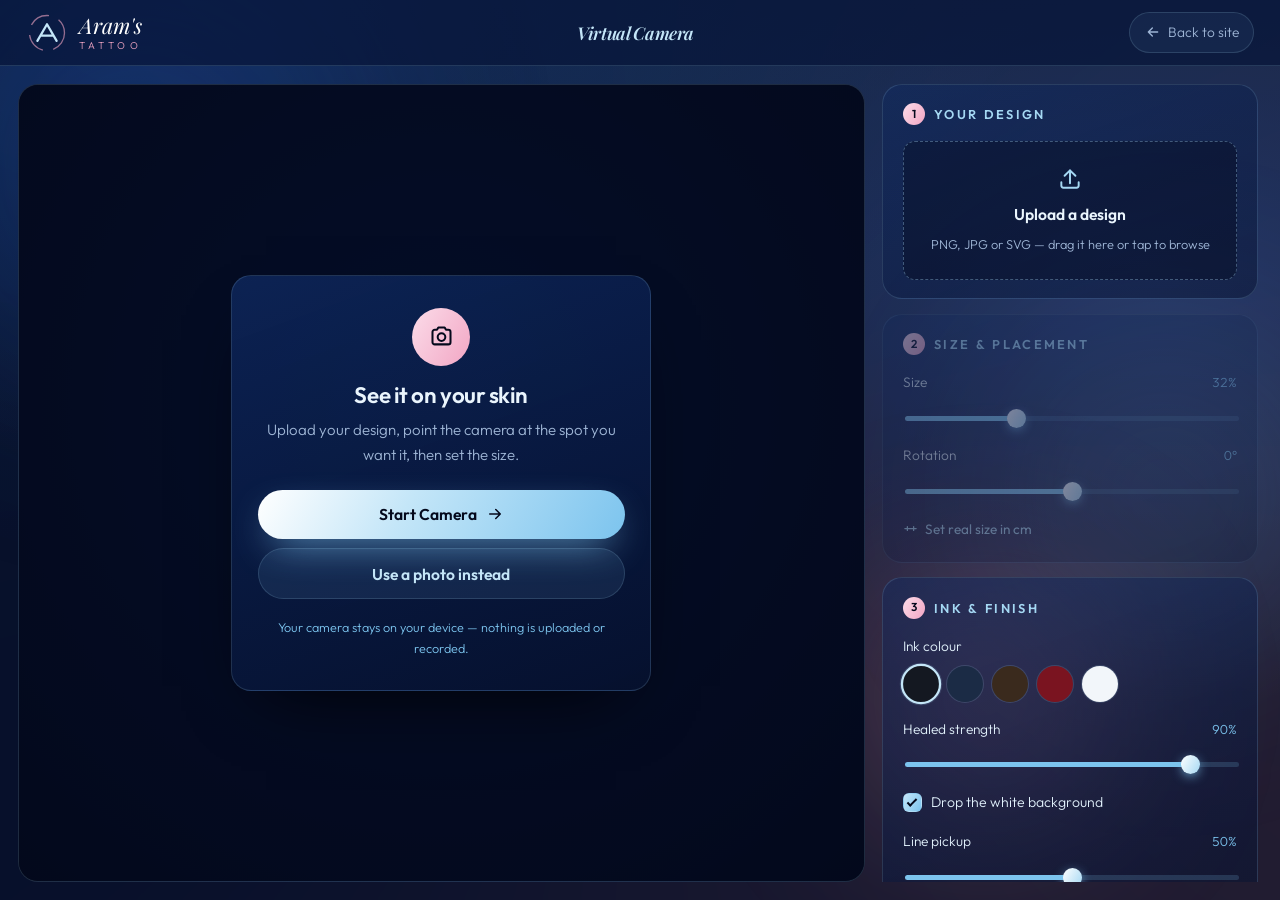
<file: camera.html>
<!DOCTYPE html>
<html lang="en">
<head>
<meta charset="UTF-8" />
<meta name="viewport" content="width=device-width, initial-scale=1, viewport-fit=cover" />
<title>Virtual Camera — Aram Tattoo</title>
<meta name="description" content="Upload your tattoo design and see it on your skin at the exact size before you book." />

<link rel="preconnect" href="https://fonts.googleapis.com">
<link rel="preconnect" href="https://fonts.gstatic.com" crossorigin>
<link href="https://fonts.googleapis.com/css2?family=Outfit:wght@200;300;400;600;800&family=Playfair+Display:ital,wght@0,600;1,600&display=swap" rel="stylesheet">

<link rel="stylesheet" href="assets/css/style.css?v=19" />
<link rel="stylesheet" href="assets/css/camera.css?v=19" />
<script>document.documentElement.classList.add('js');</script>
</head>
<body class="cam-body">

<div class="ambient" aria-hidden="true">
  <span class="blob blob--1"></span>
  <span class="blob blob--2"></span>
  <span class="blob blob--4"></span>
</div>

<!-- ── slim top bar ─────────────────────────────────────────── -->
<header class="cam-bar">
  <a href="index.html" class="brand">
    <span class="brand__mark" aria-hidden="true">
      <svg viewBox="0 0 48 48" fill="none">
        <circle class="brand__ring" cx="24" cy="24" r="20" />
        <path class="brand__stroke" d="M13 33 L24 14 L35 33 M18 27 H30" />
      </svg>
    </span>
    <span class="brand__text">
      <span class="brand__name">Aram's</span>
      <span class="brand__sub">TATTOO</span>
    </span>
  </a>

  <h1 class="cam-bar__title">Virtual Camera</h1>

  <a href="index.html" class="cam-bar__back">
    <svg viewBox="0 0 24 24" fill="none" aria-hidden="true"><path d="M19 12H5M11 6l-6 6 6 6"/></svg>
    <span>Back to site</span>
  </a>
</header>


<main class="cam-layout">

  <!-- ══ STAGE ═══════════════════════════════════════════════ -->
  <section class="stage" id="stage" aria-label="Camera preview">
    <video id="video" playsinline muted autoplay></video>
    <canvas id="canvas"></canvas>

    <!-- start / error / permission states -->
    <div class="stage__overlay" id="startPane">
      <div class="stage__card">
        <div class="stage__icon" aria-hidden="true">
          <svg viewBox="0 0 24 24" fill="none">
            <path d="M4 8a2 2 0 0 1 2-2h2l1.2-2h5.6L16 6h2a2 2 0 0 1 2 2v9a2 2 0 0 1-2 2H6a2 2 0 0 1-2-2z"/>
            <circle cx="12" cy="12.5" r="3.4"/>
          </svg>
        </div>
        <h2 id="paneTitle">See it on your skin</h2>
        <p id="paneText">Upload your design, point the camera at the spot you want it, then set the size.</p>
        <div class="stage__actions">
          <button class="btn btn--primary" id="startCam">
            <span>Start Camera</span>
            <svg viewBox="0 0 24 24" fill="none"><path d="M5 12h14M13 6l6 6-6 6"/></svg>
          </button>
          <button class="btn btn--ghost" id="usePhoto"><span>Use a photo instead</span></button>
        </div>
        <p class="stage__hint" id="paneHint">Your camera stays on your device — nothing is uploaded or recorded.</p>
      </div>
    </div>

    <!-- floating stage controls -->
    <div class="stage__tools" id="stageTools" hidden>
      <button class="tool" id="flipCam" title="Switch camera" aria-label="Switch camera">
        <svg viewBox="0 0 24 24" fill="none"><path d="M20 9a8 8 0 0 0-14-3M4 15a8 8 0 0 0 14 3"/><path d="M4 5v5h5M20 19v-5h-5"/></svg>
      </button>
      <button class="tool" id="resetBtn" title="Reset placement" aria-label="Reset placement">
        <svg viewBox="0 0 24 24" fill="none"><path d="M3 12a9 9 0 1 0 3-6.7"/><path d="M3 4v5h5"/></svg>
      </button>
      <button class="tool tool--shutter" id="shotBtn" title="Take photo" aria-label="Take photo">
        <span></span>
      </button>
    </div>

    <p class="stage__gesture" id="gestureHint" hidden>Drag to move · pinch or scroll to resize · two fingers to rotate</p>
  </section>


  <!-- ══ CONTROLS ════════════════════════════════════════════ -->
  <aside class="panel" aria-label="Design controls">

    <!-- 1 · design -->
    <div class="panel__block">
      <h2 class="panel__title"><span class="step">1</span> Your design</h2>

      <label class="drop" id="drop" for="fileInput">
        <input type="file" id="fileInput" accept="image/*" hidden />
        <svg viewBox="0 0 24 24" fill="none" aria-hidden="true"><path d="M12 16V4m-5 5 5-5 5 5"/><path d="M4 15v3a2 2 0 0 0 2 2h12a2 2 0 0 0 2-2v-3"/></svg>
        <strong>Upload a design</strong>
        <span>PNG, JPG or SVG — drag it here or tap to browse</span>
      </label>

      <div class="thumb" id="thumb" hidden>
        <img id="thumbImg" alt="Your uploaded design" />
        <div class="thumb__meta">
          <strong id="thumbName">design.png</strong>
          <span id="thumbSize">—</span>
        </div>
        <button class="thumb__clear" id="clearDesign" aria-label="Remove design">
          <svg viewBox="0 0 24 24" fill="none"><path d="M6 6l12 12M18 6L6 18"/></svg>
        </button>
      </div>
    </div>

    <!-- 2 · size -->
    <div class="panel__block" id="sizeBlock">
      <h2 class="panel__title"><span class="step">2</span> Size &amp; placement</h2>

      <div class="ctrl">
        <label for="sizeRange">Size <output id="sizeOut">—</output></label>
        <input type="range" id="sizeRange" min="4" max="90" step="0.5" value="32" />
      </div>

      <div class="ctrl">
        <label for="rotRange">Rotation <output id="rotOut">0°</output></label>
        <input type="range" id="rotRange" min="-180" max="180" step="1" value="0" />
      </div>

      <button class="link-btn" id="calibToggle" aria-expanded="false">
        <svg viewBox="0 0 24 24" fill="none"><path d="M3 12h18M7 9v6M17 9v6"/></svg>
        <span>Set real size in cm</span>
      </button>

      <div class="calib" id="calibBox" hidden>
        <p>Hold a <strong>bank card</strong> flat against the spot, then drag until the outline matches it exactly.</p>
        <div class="ctrl">
          <label for="calibRange">Card width</label>
          <input type="range" id="calibRange" min="10" max="90" step="0.5" value="34" />
        </div>
        <button class="btn btn--ghost btn--sm" id="calibDone"><span>Done — sizes now in cm</span></button>
      </div>
    </div>

    <!-- 3 · ink -->
    <div class="panel__block">
      <h2 class="panel__title"><span class="step">3</span> Ink &amp; finish</h2>

      <div class="ctrl">
        <label>Ink colour</label>
        <div class="swatches" id="swatches" role="radiogroup" aria-label="Ink colour">
          <button class="sw is-on" data-ink="#141821" style="--sw:#141821" role="radio" aria-checked="true"  aria-label="Black"></button>
          <button class="sw" data-ink="#1b2b45" style="--sw:#1b2b45" role="radio" aria-checked="false" aria-label="Blue black"></button>
          <button class="sw" data-ink="#3a2a1d" style="--sw:#3a2a1d" role="radio" aria-checked="false" aria-label="Sepia"></button>
          <button class="sw" data-ink="#7a1420" style="--sw:#7a1420" role="radio" aria-checked="false" aria-label="Deep red"></button>
          <button class="sw" data-ink="#f2f6fa" style="--sw:#f2f6fa" role="radio" aria-checked="false" aria-label="White ink"></button>
        </div>
      </div>

      <div class="ctrl">
        <label for="opacityRange">Healed strength <output id="opacityOut">90%</output></label>
        <input type="range" id="opacityRange" min="20" max="100" step="1" value="90" />
      </div>

      <label class="check">
        <input type="checkbox" id="removeBg" checked />
        <span>Drop the white background</span>
      </label>

      <div class="ctrl" id="thresholdCtrl">
        <label for="threshRange">Line pickup <output id="threshOut">50%</output></label>
        <input type="range" id="threshRange" min="5" max="95" step="1" value="50" />
      </div>
    </div>

    <!-- 4 · finish -->
    <div class="panel__block">
      <h2 class="panel__title"><span class="step">4</span> Save &amp; send</h2>
      <div class="panel__actions">
        <button class="btn btn--primary btn--wide" id="shotBtn2">
          <svg viewBox="0 0 24 24" fill="none"><path d="M4 8a2 2 0 0 1 2-2h2l1.2-2h5.6L16 6h2a2 2 0 0 1 2 2v9a2 2 0 0 1-2 2H6a2 2 0 0 1-2-2z"/><circle cx="12" cy="12.5" r="3.4"/></svg>
          <span>Take Photo</span>
        </button>
        <a class="btn btn--ghost btn--wide" href="index.html#book"><span>Book this tattoo</span></a>
      </div>
      <p class="panel__note">Save the shot and send it with your booking so I know exactly what you want.</p>
    </div>

  </aside>
</main>


<!-- ══ SNAPSHOT MODAL ═══════════════════════════════════════ -->
<div class="shot" id="shotModal" hidden>
  <div class="shot__inner" role="dialog" aria-modal="true" aria-label="Your preview">
    <img id="shotImg" alt="Your tattoo preview" />
    <div class="shot__bar">
      <a class="btn btn--primary" id="shotSave" download="arams-tattoo-preview.png">
        <svg viewBox="0 0 24 24" fill="none"><path d="M12 4v12m-5-5 5 5 5-5"/><path d="M4 20h16"/></svg>
        <span>Save</span>
      </a>
      <button class="btn btn--ghost" id="shotShare" hidden><span>Share</span></button>
      <button class="btn btn--primary" id="shotBook"><span>Send with a booking</span></button>
      <button class="btn btn--ghost" id="shotClose"><span>Back to camera</span></button>
    </div>
  </div>
</div>

<input type="file" id="photoInput" accept="image/*" hidden />

<script src="assets/js/ink.js?v=19"></script>
<script src="assets/js/camera.js?v=19"></script>
</body>
</html>
</file>
<file: assets/css/style.css>
/* ============================================================
   Aram's Tattoo — navy & baby blue
   ============================================================ */

:root{
  /* ── palette ───────────────────────────────── */
  --navy-950:#04091c;
  --navy-900:#071231;
  --navy-800:#0a1c47;
  --navy-700:#0f2a63;
  --navy-600:#163a83;

  --baby-400:#7cc4ee;
  --baby-300:#a5d8f3;
  --baby-200:#c4e6f8;
  --baby-100:#e2f2fc;

  /* used sparingly — a warm accent so the navy never reads cold */
  --pink-400:#f2a6c4;
  --pink-300:#f8c3d9;
  --pink-200:#fbdce9;

  --ink:#eaf5fd;
  --muted:#9fb6d6;

  --line:rgba(165,216,243,.16);
  --glass:rgba(8,22,58,.92);

  /* ── THE HERO BACKGROUND PHOTO ──────────
     Swap the filename to change it. assets/img/hero-placeholder.svg is
     the generated fallback if you ever want it back. */
  --hero-photo:url("../img/hero.jpg");

  --radius:20px;
  --radius-sm:12px;
  --ease:cubic-bezier(.22,.85,.3,1);
  --nav-h:76px;
}

*,*::before,*::after{box-sizing:border-box}

/* the hidden attribute must beat any display: rule we set on a component */
[hidden]{display:none !important}

html{scroll-behavior:smooth; scroll-padding-top:calc(var(--nav-h) + 12px)}

body{
  margin:0;
  font-family:"Outfit",system-ui,-apple-system,"Segoe UI",sans-serif;
  font-weight:300;
  color:var(--ink);
  background:var(--navy-950);
  line-height:1.65;
  overflow-x:hidden;
  -webkit-font-smoothing:antialiased;
}

img,svg{display:block;max-width:100%}
a{color:inherit;text-decoration:none}
ul{list-style:none;margin:0;padding:0}

h1,h2,h3,h4{font-weight:600;line-height:1.12;margin:0;letter-spacing:-.02em}
h2{font-size:clamp(2rem,5vw,3.4rem)}
h3{font-size:1.2rem}
em{font-family:"Playfair Display",serif;font-style:italic;font-weight:600;
   background:linear-gradient(100deg,var(--baby-200),var(--baby-400) 55%,#fff);
   -webkit-background-clip:text;background-clip:text;color:transparent}

.wrap{width:min(1180px,92vw);margin-inline:auto}

/* selection + focus */
::selection{background:var(--baby-400);color:var(--navy-950)}
:focus-visible{outline:2px solid var(--baby-300);outline-offset:3px;border-radius:6px}


/* ============================================================
   AMBIENT BACKGROUND
   ============================================================ */
.ambient{
  position:fixed;inset:0;z-index:0;pointer-events:none;overflow:hidden;
  /* deep navy floor so the blobs have something to glow against */
  background:
    radial-gradient(120% 90% at 15% 0%,  #0b2050 0%, transparent 55%),
    radial-gradient(110% 80% at 90% 30%, #0d2455 0%, transparent 60%),
    linear-gradient(180deg,#061029 0%, var(--navy-950) 60%);
}

/* slow hue drift over everything — keeps it alive without moving anything */
.ambient::after{
  content:"";position:absolute;inset:-20%;
  background:
    conic-gradient(from 0deg at 50% 50%,
      rgba(124,196,238,.10), rgba(242,166,196,.13),
      rgba(22,58,131,.14),  rgba(124,196,238,.10));
  filter:blur(70px);
  animation:sweep 48s linear infinite;
}
@keyframes sweep{to{transform:rotate(360deg)}}

.blob{
  position:absolute;border-radius:50%;filter:blur(90px);
  will-change:transform;
}

/* two navy masses give the depth */
.blob--1{width:46vw;height:46vw;left:-12vw;top:-10vw;opacity:.55;
  background:radial-gradient(circle,var(--navy-600),transparent 70%);
  animation:drift1 26s ease-in-out infinite}
.blob--3{width:42vw;height:42vw;left:22vw;bottom:-18vw;opacity:.5;
  background:radial-gradient(circle,var(--navy-700),transparent 70%);
  animation:drift3 38s ease-in-out infinite}

/* baby blue carries the brand */
.blob--2{width:38vw;height:38vw;right:-10vw;top:28vh;opacity:.5;
  background:radial-gradient(circle,rgba(124,196,238,.45),transparent 70%);
  animation:drift2 32s ease-in-out infinite}
.blob--5{width:30vw;height:30vw;left:38vw;top:8vh;opacity:.3;
  background:radial-gradient(circle,rgba(165,216,243,.4),transparent 70%);
  animation:drift5 44s ease-in-out infinite}

/* pink stays small and low-opacity — a blush, not a colour scheme */
.blob--4{width:26vw;height:26vw;right:10vw;bottom:4vh;opacity:.55;
  background:radial-gradient(circle,rgba(242,166,196,.85),transparent 70%);
  animation:drift4 34s ease-in-out infinite}
.blob--6{width:18vw;height:18vw;left:4vw;top:40vh;opacity:.4;
  background:radial-gradient(circle,rgba(248,195,217,.75),transparent 68%);
  animation:drift6 40s ease-in-out infinite}

/* Each path is a different shape and length, so they never fall into
   step with one another and the motion keeps looking organic. */
@keyframes drift1{
  33%{transform:translate3d(8vw,6vh,0)   scale(1.14)}
  66%{transform:translate3d(3vw,12vh,0)  scale(.95)}
}
@keyframes drift2{
  30%{transform:translate3d(-10vw,-5vh,0) scale(.88)}
  70%{transform:translate3d(-4vw,8vh,0)   scale(1.1)}
}
@keyframes drift3{
  40%{transform:translate3d(7vw,-8vh,0)   scale(1.12)}
  75%{transform:translate3d(-5vw,-3vh,0)  scale(.92)}
}
@keyframes drift4{
  35%{transform:translate3d(-7vw,-9vh,0)  scale(1.2)}
  70%{transform:translate3d(4vw,-4vh,0)   scale(.9)}
}
@keyframes drift5{
  50%{transform:translate3d(-6vw,10vh,0)  scale(1.15)}
}
@keyframes drift6{
  45%{transform:translate3d(9vw,-7vh,0)   scale(1.25)}
  80%{transform:translate3d(2vw,5vh,0)    scale(.85)}
}

.cursor-glow{
  position:fixed;top:0;left:0;width:420px;height:420px;z-index:1;
  margin:-210px 0 0 -210px;border-radius:50%;pointer-events:none;
  background:radial-gradient(circle,rgba(124,196,238,.12),transparent 65%);
  opacity:0;transition:opacity .4s;will-change:transform;
}

.scroll-progress{position:fixed;top:0;left:0;right:0;height:3px;z-index:120;pointer-events:none}
.scroll-progress span{
  display:block;height:100%;width:0;
  background:linear-gradient(90deg,var(--baby-400),var(--baby-200),#fff);
  box-shadow:0 0 14px var(--baby-400);
}


/* ============================================================
   NAVBAR
   ============================================================ */
.nav{
  position:fixed;top:0;left:0;right:0;z-index:100;
  height:var(--nav-h);display:flex;align-items:center;
  transition:height .35s var(--ease),background .35s,border-color .35s,box-shadow .35s;
  border-bottom:1px solid transparent;
}
.nav.is-stuck{
  --nav-h:64px;
  background:var(--glass);
  border-bottom-color:var(--line);
  box-shadow:0 10px 40px -20px #000;
}
/* frosted glass only where the browser can do it cheaply; the solid
   --glass fallback above already reads correctly on its own. */
@supports (backdrop-filter:blur(1px)) or (-webkit-backdrop-filter:blur(1px)){
  .nav.is-stuck{
    background:rgba(8,22,58,.72);
    backdrop-filter:blur(16px) saturate(150%);
    -webkit-backdrop-filter:blur(16px) saturate(150%);
  }
}
.nav__inner{
  width:min(1180px,92vw);margin-inline:auto;
  display:flex;align-items:center;gap:1.5rem;
}

/* ── brand ── */
.brand{display:flex;align-items:center;gap:.7rem;margin-right:auto}
.brand__mark{
  width:42px;height:42px;flex:none;color:var(--baby-300);
  transition:transform .5s var(--ease);
}
.brand:hover .brand__mark{transform:rotate(-12deg) scale(1.08)}
.brand__mark svg{width:100%;height:100%}
/* the navbar runs on baby pink; the rest of the site stays baby blue */
.brand__ring{
  stroke:var(--pink-400);stroke-width:1.5;opacity:.6;
  stroke-dasharray:24 12;transform-origin:center;
  animation:spin 14s linear infinite;
}
.brand__stroke{stroke:var(--baby-200);stroke-width:2.6;stroke-linecap:round;stroke-linejoin:round}
@keyframes spin{to{transform:rotate(360deg)}}

.brand__text{display:flex;flex-direction:column;line-height:1}
.brand__name{font-family:"Playfair Display",serif;font-style:italic;font-size:1.35rem;color:#fff}
.brand__sub{font-size:.62rem;letter-spacing:.42em;color:var(--pink-400);margin-top:.28rem}

/* ── links ── */
.nav__links{display:flex;align-items:center;gap:.35rem}
.nav__link{
  position:relative;padding:.55rem .85rem;font-size:.92rem;color:var(--muted);
  border-radius:999px;transition:color .3s;white-space:nowrap;
}
.nav__link span{position:relative;z-index:2}
.nav__link::before{                       /* pill that grows in */
  content:"";position:absolute;inset:0;border-radius:999px;
  background:rgba(242,166,196,.14);
  transform:scale(.7);opacity:0;transition:all .35s var(--ease);
}
.nav__link::after{                        /* underline dash */
  content:"";position:absolute;left:50%;bottom:.28rem;height:2px;width:0;
  border-radius:2px;background:var(--pink-300);
  transform:translateX(-50%);transition:width .35s var(--ease);
}
.nav__link:hover{color:#fff}
.nav__link:hover::before{transform:scale(1);opacity:1}
.nav__link:hover::after,
.nav__link.is-active::after{width:18px}
.nav__link.is-active{color:var(--pink-200)}

/* ── cta ── */
.nav__cta{
  display:inline-flex;align-items:center;gap:.45rem;
  padding:.62rem 1.15rem;border-radius:999px;font-size:.88rem;font-weight:600;
  color:var(--navy-950);
  background:linear-gradient(120deg,var(--pink-200),var(--pink-400));
  box-shadow:0 8px 26px -10px var(--pink-400);
  transition:transform .3s var(--ease),box-shadow .3s;
  position:relative;overflow:hidden;
}
.nav__cta svg{width:16px;height:16px;stroke:currentColor;stroke-width:2.2;stroke-linecap:round;stroke-linejoin:round;transition:transform .3s}
.nav__cta:hover{transform:translateY(-2px);box-shadow:0 14px 32px -10px var(--pink-400)}
.nav__cta:hover svg{transform:translateX(3px)}
.nav__cta::after{                          /* shine sweep */
  content:"";position:absolute;top:0;left:-70%;width:45%;height:100%;
  background:linear-gradient(100deg,transparent,rgba(255,255,255,.6),transparent);
  transform:skewX(-20deg);animation:shine 4.5s ease-in-out infinite;
}
@keyframes shine{0%,72%{left:-70%}100%{left:130%}}
.nav__cta--mobile{display:none}

/* ── burger ── */
.burger{
  display:none;width:44px;height:44px;flex:none;padding:0;
  background:rgba(124,196,238,.1);border:1px solid var(--line);
  border-radius:12px;cursor:pointer;position:relative;
}
.burger span{
  position:absolute;left:12px;width:20px;height:2px;border-radius:2px;
  background:var(--pink-200);transition:all .35s var(--ease);
}
.burger span:nth-child(1){top:15px}
.burger span:nth-child(2){top:21px}
.burger span:nth-child(3){top:27px}
.burger.is-open span:nth-child(1){top:21px;transform:rotate(45deg)}
.burger.is-open span:nth-child(2){opacity:0;transform:translateX(-12px)}
.burger.is-open span:nth-child(3){top:21px;transform:rotate(-45deg)}

.nav-scrim{
  position:fixed;inset:0;z-index:98;background:rgba(4,9,28,.72);
  opacity:0;transition:opacity .35s;
}
.nav-scrim.is-shown{opacity:1}


/* ============================================================
   BUTTONS
   ============================================================ */
.btn{
  display:inline-flex;align-items:center;justify-content:center;gap:.55rem;
  padding:.9rem 1.6rem;border-radius:999px;border:0;cursor:pointer;
  font-family:inherit;font-size:.98rem;font-weight:600;
  transition:transform .3s var(--ease),box-shadow .3s,background .3s,color .3s;
  position:relative;overflow:hidden;
}
.btn svg{width:18px;height:18px;stroke:currentColor;stroke-width:2.1;
  stroke-linecap:round;stroke-linejoin:round;fill:none;transition:transform .3s}
.btn:hover{transform:translateY(-3px)}
.btn:hover svg{transform:translateX(3px)}
.btn:active{transform:translateY(-1px)}

.btn--primary{
  color:var(--navy-950);
  background:linear-gradient(120deg,#fff,var(--baby-200) 40%,var(--baby-400));
  box-shadow:0 14px 38px -14px var(--baby-400);
}
.btn--primary:hover{box-shadow:0 20px 46px -14px var(--baby-400)}

.btn--ghost{
  color:var(--baby-200);background:rgba(124,196,238,.1);
  border:1px solid var(--line);
}
.btn--ghost:hover{background:rgba(124,196,238,.15);color:#fff;border-color:var(--baby-400)}
.btn--ghost svg{transform:none}
.btn--wide{width:100%;max-width:340px}


/* ============================================================
   HERO
   ============================================================ */
.hero{
  position:relative;z-index:2;min-height:100svh;
  display:flex;align-items:center;
  padding:calc(var(--nav-h) + 3rem) 0 5rem;
  overflow:hidden;
}
/* Semi-transparent on purpose: the animated ambient layer sits behind the
   hero, and at full opacity this hid it completely — so the first screen
   of the site showed none of the movement. */
.hero__bg{
  position:absolute;inset:-8% 0 0;z-index:-2;
  background:var(--hero-photo) center 30%/cover no-repeat;
  opacity:.78;
  filter:saturate(.95) contrast(1.02);
  transform:scale(1.06);will-change:transform;
  animation:kenburns 24s ease-in-out infinite alternate;
}
@keyframes kenburns{to{transform:scale(1.16) translate3d(-1.5%,-1.5%,0)}}

/* The moving version of the same shot, sitting exactly over the still.
   It fades in once it can actually play, so a slow connection shows the
   poster rather than a black rectangle. */
.hero__video{
  position:absolute;inset:-8% 0 0;z-index:-2;
  width:100%;height:108%;
  object-fit:cover;object-position:center 30%;
  opacity:0;transition:opacity 1.2s ease;
  filter:saturate(.95) contrast(1.02);
  pointer-events:none;
}
.hero__video.is-playing{opacity:.82}

/* Nobody who asked for less motion gets a looping video. */
@media (prefers-reduced-motion:reduce){
  .hero__video{display:none}
}

/* Darkening is now weighted to the left, behind the headline, so the text
   keeps its contrast while the right side stays open for the colour. */
.hero__veil{
  position:absolute;inset:0;z-index:-1;
  background:
    radial-gradient(75% 65% at 12% 45%,rgba(4,9,28,.92),transparent 70%),
    linear-gradient(90deg,rgba(4,9,28,.9) 0%,rgba(7,18,49,.5) 42%,transparent 78%),
    linear-gradient(0deg,var(--navy-950) 1%,transparent 38%);
}
.hero__particles{position:absolute;inset:0;z-index:0;pointer-events:none}

.hero__needle{
  position:absolute;right:5vw;top:50%;transform:translateY(-50%);
  width:min(420px,38vw);opacity:.5;z-index:0;pointer-events:none;
}
.hero__needle path{stroke:var(--baby-300);stroke-width:2;stroke-linecap:round;stroke-linejoin:round;fill:none}
.hero__needle .pulse-dot{fill:var(--baby-200);animation:pulseDot 2.4s ease-in-out infinite}
@keyframes pulseDot{0%,100%{opacity:.3;r:4}50%{opacity:1;r:7}}

.draw{stroke-dasharray:600;stroke-dashoffset:600;animation:drawIn 3.2s var(--ease) forwards}
.draw--2{animation-delay:2.4s}
.draw--slow{animation:drawIn 4s var(--ease) infinite alternate}
@keyframes drawIn{to{stroke-dashoffset:0}}

.hero__content{position:relative;z-index:2;width:min(1180px,92vw);margin-inline:auto;max-width:none}
.hero__content>*{max-width:660px}

.hero__eyebrow{
  display:inline-flex;align-items:center;gap:.6rem;margin:0 0 1.4rem;
  padding:.45rem 1rem;border-radius:999px;font-size:.82rem;letter-spacing:.06em;
  color:var(--baby-200);background:rgba(124,196,238,.1);
  border:1px solid var(--line);
}
.hero__eyebrow .dot{
  width:8px;height:8px;border-radius:50%;background:#61e3a1;
  box-shadow:0 0 0 0 rgba(97,227,161,.6);animation:ping 2s ease-out infinite;
}
@keyframes ping{70%{box-shadow:0 0 0 10px rgba(97,227,161,0)}100%{box-shadow:0 0 0 0 rgba(97,227,161,0)}}

.hero__title{font-size:clamp(2.9rem,8.5vw,6.4rem);font-weight:200;margin:0 0 1.3rem}
.hero__title .line{display:block}
.hero__title em{font-weight:600}

.hero__lede{font-size:clamp(1rem,2.1vw,1.18rem);color:var(--muted);margin:0 0 2.2rem}

.hero__actions{display:flex;flex-wrap:wrap;gap:.9rem;margin-bottom:3rem}

.hero__stats{display:flex;flex-wrap:wrap;gap:2.6rem}
.hero__stats li{display:flex;flex-direction:column}
.hero__stats strong{
  font-size:2rem;font-weight:600;
  background:linear-gradient(120deg,#fff,var(--baby-300));
  -webkit-background-clip:text;background-clip:text;color:transparent;
}
.hero__stats span{font-size:.82rem;letter-spacing:.14em;text-transform:uppercase;color:var(--muted)}

.hero__scroll{
  position:absolute;left:50%;bottom:1.8rem;transform:translateX(-50%);z-index:3;
  display:flex;flex-direction:column;align-items:center;gap:.5rem;
  color:var(--muted);font-size:.68rem;letter-spacing:.3em;text-transform:uppercase;
  animation:bob 2.6s ease-in-out infinite;transition:color .3s;
}
.hero__scroll:hover{color:var(--baby-200)}
@keyframes bob{50%{transform:translate(-50%,10px)}}
.mouse{width:24px;height:38px;border:1.6px solid currentColor;border-radius:14px;
  display:flex;justify-content:center;padding-top:6px}
.wheel{width:3px;height:7px;border-radius:2px;background:currentColor;animation:wheel 1.8s ease-in-out infinite}
@keyframes wheel{50%{transform:translateY(10px);opacity:.2}}


/* ============================================================
   MARQUEE
   ============================================================ */
.marquee{
  position:relative;z-index:2;overflow:hidden;
  padding:1.1rem 0;
  border-block:1px solid var(--line);
  background:linear-gradient(90deg,var(--navy-900),var(--navy-800),var(--navy-900));
}
.marquee__track{display:flex;width:max-content;animation:slide 34s linear infinite}
.marquee__track span{
  padding-right:2.5rem;white-space:nowrap;
  font-family:"Playfair Display",serif;font-style:italic;
  font-size:clamp(1.1rem,3vw,1.7rem);color:var(--baby-300);opacity:.8;
}
@keyframes slide{to{transform:translateX(-50%)}}
.marquee:hover .marquee__track{animation-play-state:paused}


/* ============================================================
   SECTIONS
   ============================================================ */
.section{position:relative;z-index:2;padding:clamp(4.5rem,10vw,8rem) 0}
.section--alt{background:linear-gradient(180deg,transparent,rgba(10,28,71,.5),transparent)}

.section__head{max-width:640px;margin:0 auto clamp(2.5rem,5vw,4rem);text-align:center}
.section__head p{color:var(--muted);margin:.9rem 0 0}
.tag{
  display:inline-block;margin-bottom:1rem;padding:.35rem .9rem;border-radius:999px;
  font-size:.72rem;letter-spacing:.24em;text-transform:uppercase;
  color:var(--baby-300);background:rgba(124,196,238,.1);border:1px solid var(--line);
}
.section__more{text-align:center;margin-top:3rem;display:flex;justify-content:center}

/* ── cards ── */
.cards{display:grid;gap:1.3rem;grid-template-columns:repeat(auto-fit,minmax(230px,1fr))}
.card{
  position:relative;padding:2rem 1.7rem;border-radius:var(--radius);
  background:linear-gradient(160deg,rgba(15,42,99,.55),rgba(7,18,49,.5));
  border:1px solid var(--line);overflow:hidden;
  transition:transform .45s var(--ease),border-color .45s,box-shadow .45s;
}
.card::before{                            /* glow follows hover */
  content:"";position:absolute;inset:0;opacity:0;transition:opacity .45s;
  background:radial-gradient(60% 60% at 50% 0%,rgba(124,196,238,.18),transparent 70%);
}
.card:hover{transform:translateY(-8px);border-color:rgba(124,196,238,.45);
  box-shadow:0 26px 60px -30px var(--baby-400)}
.card:hover::before{opacity:1}
.card>*{position:relative}

.card__icon{
  width:52px;height:52px;margin-bottom:1.3rem;border-radius:15px;
  display:grid;place-items:center;color:var(--pink-300);
  background:rgba(242,166,196,.12);border:1px solid var(--line);
  transition:transform .45s var(--ease),background .45s;
}
.card:hover .card__icon{transform:rotate(-8deg) scale(1.1);background:rgba(242,166,196,.22)}
.card__icon svg{width:25px;height:25px;stroke:currentColor;stroke-width:1.7;
  stroke-linecap:round;stroke-linejoin:round;fill:none}
.card p{color:var(--muted);font-size:.94rem;margin:.6rem 0 1.2rem}
.card__meta{font-size:.78rem;letter-spacing:.16em;text-transform:uppercase;color:var(--baby-400)}


/* ============================================================
   SPLIT / VIRTUAL CAMERA
   ============================================================ */
.split{display:grid;gap:clamp(2.5rem,6vw,5rem);grid-template-columns:1fr 1fr;align-items:center}
.split__text h2{margin-bottom:1rem}
.split__text>p{color:var(--muted);margin:0 0 1.6rem}

.ticks{display:grid;gap:.7rem;margin-bottom:2rem}
.ticks li{position:relative;padding-left:1.9rem;color:var(--baby-100);font-size:.96rem}
.ticks li::before{
  content:"";position:absolute;left:0;top:.42em;width:16px;height:9px;
  border-left:2px solid var(--pink-400);border-bottom:2px solid var(--pink-400);
  transform:rotate(-45deg);border-radius:1px;
}

.split__visual{display:flex;justify-content:center}
.phone{
  position:relative;width:min(290px,80vw);aspect-ratio:9/18;
  border-radius:40px;padding:11px;
  background:linear-gradient(160deg,rgba(124,196,238,.35),rgba(10,28,71,.9));
  box-shadow:0 40px 90px -40px #000,0 0 0 1px var(--line);
  animation:tilt 8s ease-in-out infinite;
}
@keyframes tilt{0%,100%{transform:rotate(-3deg) translateY(0)}50%{transform:rotate(3deg) translateY(-14px)}}
.phone__notch{
  position:absolute;top:16px;left:50%;transform:translateX(-50%);
  width:80px;height:18px;border-radius:12px;background:var(--navy-950);z-index:3;
}
.phone__screen{
  position:relative;width:100%;height:100%;border-radius:31px;overflow:hidden;
  background:linear-gradient(170deg,var(--navy-800),var(--navy-950));
  display:grid;place-items:center;
}
.phone__art{width:62%;color:var(--baby-200)}
.phone__art path{stroke:var(--baby-200);stroke-width:1.8;stroke-linecap:round;fill:none}
.phone__scan{
  position:absolute;left:0;right:0;height:130px;
  background:linear-gradient(180deg,transparent,rgba(124,196,238,.22),transparent);
  animation:scan 3.4s ease-in-out infinite;
}
@keyframes scan{0%{top:-130px}100%{top:100%}}

.phone__bracket{position:absolute;width:26px;height:26px;border:2px solid var(--baby-400);opacity:.8}
.phone__bracket--tl{top:34px;left:24px;border-right:0;border-bottom:0;border-radius:6px 0 0 0}
.phone__bracket--tr{top:34px;right:24px;border-left:0;border-bottom:0;border-radius:0 6px 0 0}
.phone__bracket--bl{bottom:34px;left:24px;border-right:0;border-top:0;border-radius:0 0 0 6px}
.phone__bracket--br{bottom:34px;right:24px;border-left:0;border-top:0;border-radius:0 0 6px 0}

.phone__badge{
  position:absolute;bottom:22px;left:50%;transform:translateX(-50%);
  padding:.3rem .8rem;border-radius:999px;font-size:.62rem;letter-spacing:.2em;
  color:var(--navy-950);background:var(--baby-300);
  animation:blink 1.8s ease-in-out infinite;
}
@keyframes blink{50%{opacity:.45}}


/* ============================================================
   BOOKING FORM
   ============================================================ */
.book-form{
  display:grid;gap:1.1rem;grid-template-columns:1fr 1fr;
  max-width:820px;margin-inline:auto;padding:clamp(1.6rem,4vw,2.6rem);
  border-radius:var(--radius);border:1px solid var(--line);
  background:linear-gradient(160deg,rgba(15,42,99,.5),rgba(7,18,49,.55));
}
.field{position:relative}
.field--full{grid-column:1/-1}

.field input,.field textarea,.field select{
  width:100%;padding:1.25rem 1rem .55rem;
  font-family:inherit;font-size:.96rem;color:var(--ink);
  background:rgba(4,9,28,.5);border:1px solid var(--line);
  border-radius:var(--radius-sm);outline:none;resize:vertical;
  transition:border-color .3s,box-shadow .3s,background .3s;
}
.field select{appearance:none;cursor:pointer;
  background-image:linear-gradient(45deg,transparent 50%,var(--baby-300) 50%),
                   linear-gradient(135deg,var(--baby-300) 50%,transparent 50%);
  background-position:calc(100% - 20px) 55%,calc(100% - 14px) 55%;
  background-size:6px 6px;background-repeat:no-repeat}
.field textarea{padding-top:1.5rem}

.field input:focus,.field textarea:focus,.field select:focus{
  border-color:var(--baby-400);background:rgba(4,9,28,.75);
  box-shadow:0 0 0 4px rgba(124,196,238,.12);
}
.field label{
  position:absolute;left:1rem;top:.95rem;pointer-events:none;
  font-size:.95rem;color:var(--muted);transition:all .25s var(--ease);
}
.field input:focus+label,.field input:not(:placeholder-shown)+label,
.field textarea:focus+label,.field textarea:not(:placeholder-shown)+label,
.field label.label--static{
  top:.4rem;font-size:.7rem;letter-spacing:.1em;text-transform:uppercase;color:var(--baby-400);
}
.field input[type="date"]{color-scheme:dark}

/* honeypot — off-screen rather than display:none, which some bots skip */
.hp{position:absolute;left:-9999px;width:1px;height:1px;overflow:hidden}

/* the Virtual Camera shot carried into the booking form */
.attached{
  display:flex;align-items:center;gap:.9rem;
  padding:.7rem;border-radius:var(--radius-sm);
  border:1px solid rgba(124,196,238,.35);background:rgba(124,196,238,.08);
}
.attached img{width:54px;height:54px;flex:none;border-radius:10px;object-fit:cover}
.attached div{flex:1;min-width:0;display:flex;flex-direction:column;line-height:1.35}
.attached strong{font-size:.9rem;color:var(--baby-200)}
.attached span{font-size:.8rem;color:var(--muted)}
.attached button{
  width:30px;height:30px;flex:none;border:0;border-radius:50%;cursor:pointer;
  font-size:1.1rem;line-height:1;color:var(--muted);
  background:rgba(124,196,238,.1);transition:color .3s,background .3s;
}
.attached button:hover{color:#ffb4b4;background:rgba(224,106,106,.18)}

/* photo on a portfolio card once designs come from the database */
.card__shot{
  width:100%;aspect-ratio:4/5;object-fit:cover;
  border-radius:var(--radius-sm);margin-bottom:1rem;
}

.book-form__submit{display:flex;flex-direction:column;align-items:center;gap:.8rem;margin-top:.4rem}
.book-form__note{margin:0;font-size:.88rem;color:var(--baby-300);min-height:1.2em}


/* ============================================================
   CONTACT
   ============================================================ */
.contact-grid{display:grid;gap:1.2rem;grid-template-columns:repeat(auto-fit,minmax(220px,1fr))}
.contact-card{
  padding:1.9rem 1.5rem;border-radius:var(--radius);text-align:center;
  border:1px solid var(--line);background:rgba(10,28,71,.4);
  transition:transform .4s var(--ease),border-color .4s,background .4s;
}
.contact-card:hover{transform:translateY(-6px);border-color:var(--baby-400);background:rgba(15,42,99,.6)}
.contact-card__icon{
  width:48px;height:48px;margin:0 auto 1rem;border-radius:50%;
  display:grid;place-items:center;color:var(--navy-950);
  background:linear-gradient(120deg,var(--pink-200),var(--pink-400));
  transition:transform .4s var(--ease);
}
.contact-card:hover .contact-card__icon{transform:scale(1.12) rotate(6deg)}
.contact-card__icon svg{width:22px;height:22px;stroke:currentColor;stroke-width:1.9;
  stroke-linecap:round;stroke-linejoin:round;fill:none}
.contact-card p{margin:.35rem 0 0;color:var(--muted);font-size:.92rem}


/* ============================================================
   FOOTER
   ============================================================ */
.footer{
  position:relative;z-index:2;overflow:hidden;
  border-top:1px solid var(--line);
  background:linear-gradient(180deg,rgba(7,18,49,.75),var(--navy-950));
}
.footer__glow{
  position:absolute;top:-45%;left:50%;transform:translateX(-50%);
  width:70vw;height:70vw;border-radius:50%;pointer-events:none;
  background:radial-gradient(circle,rgba(124,196,238,.14),transparent 62%);
  animation:breathe 9s ease-in-out infinite;
}
@keyframes breathe{50%{transform:translateX(-50%) scale(1.16);opacity:.65}}

.footer__inner{
  position:relative;display:grid;gap:2.6rem;
  grid-template-columns:1.6fr 1fr 1.1fr 1.3fr;
  padding:clamp(3rem,7vw,5rem) 0 3rem;
}
.footer__col h4{
  font-size:.78rem;letter-spacing:.22em;text-transform:uppercase;
  color:var(--baby-400);margin-bottom:1.2rem;
}
.footer__col p{color:var(--muted);font-size:.92rem;margin:0 0 1.1rem}
.footer__col ul{display:grid;gap:.6rem}
.footer__col ul a{color:var(--muted);font-size:.94rem;transition:color .3s,padding-left .3s}
.footer__col ul a:hover{color:var(--baby-200);padding-left:.4rem}

.brand--footer{margin:0 0 1.1rem}
.hours li{display:flex;justify-content:space-between;gap:1rem;
  font-size:.9rem;color:var(--muted);padding-bottom:.55rem;border-bottom:1px dashed var(--line)}
.hours li span:last-child{color:var(--baby-200)}
.footer__addr{margin-top:1.1rem !important;font-size:.88rem !important}

.socials{display:flex;gap:.6rem}
.socials a{
  width:40px;height:40px;border-radius:12px;display:grid;place-items:center;
  color:var(--pink-300);background:rgba(242,166,196,.1);border:1px solid var(--line);
  transition:transform .35s var(--ease),background .35s,color .35s;
}
.socials a:hover{transform:translateY(-4px) rotate(-6deg);
  background:linear-gradient(120deg,var(--pink-200),var(--pink-400));color:var(--navy-950)}
.socials svg{width:19px;height:19px;stroke:currentColor;stroke-width:1.8;
  stroke-linecap:round;stroke-linejoin:round;fill:none}

.subscribe{display:flex;gap:.5rem;background:rgba(4,9,28,.55);
  border:1px solid var(--line);border-radius:999px;padding:.32rem .32rem .32rem 1rem;
  transition:border-color .3s}
.subscribe:focus-within{border-color:var(--baby-400)}
.subscribe input{flex:1;min-width:0;background:none;border:0;outline:none;
  color:var(--ink);font-family:inherit;font-size:.9rem}
.subscribe input::placeholder{color:var(--muted)}
.subscribe button{
  width:38px;height:38px;flex:none;border:0;border-radius:50%;cursor:pointer;
  display:grid;place-items:center;color:var(--navy-950);
  background:linear-gradient(120deg,var(--pink-200),var(--pink-400));
  transition:transform .3s var(--ease);
}
.subscribe button:hover{transform:scale(1.1) rotate(8deg)}
.subscribe svg{width:17px;height:17px;stroke:currentColor;stroke-width:2.2;
  stroke-linecap:round;stroke-linejoin:round;fill:none}
.subscribe__note{margin:.7rem 0 0;font-size:.82rem;color:var(--baby-300);min-height:1em}

.footer__bar{position:relative;border-top:1px solid var(--line)}
.footer__bar-inner{display:flex;flex-wrap:wrap;gap:.6rem;justify-content:space-between;
  padding:1.4rem 0;font-size:.84rem;color:var(--muted)}
.footer__bar-inner p{margin:0}
.footer__legal a{transition:color .3s}
.footer__legal a:hover{color:var(--baby-200)}


/* ── back to top ── */
.to-top{
  position:fixed;right:1.4rem;bottom:1.4rem;z-index:90;
  width:46px;height:46px;border-radius:50%;display:grid;place-items:center;
  color:var(--navy-950);background:linear-gradient(120deg,var(--pink-200),var(--pink-400));
  box-shadow:0 12px 30px -12px var(--pink-400);
  opacity:0;visibility:hidden;transform:translateY(14px);
  transition:all .4s var(--ease);
}
.to-top.is-shown{opacity:1;visibility:visible;transform:none}
.to-top:hover{transform:translateY(-4px)}
.to-top svg{width:20px;height:20px;stroke:currentColor;stroke-width:2.2;
  stroke-linecap:round;stroke-linejoin:round;fill:none}


/* ============================================================
   SCROLL REVEAL
   ============================================================ */
.js .reveal{opacity:0;transform:translateY(28px);
  transition:opacity .8s var(--ease) var(--d,0s),transform .8s var(--ease) var(--d,0s)}
.js .reveal.is-in{opacity:1;transform:none}


/* ============================================================
   RESPONSIVE
   ============================================================ */
@media (max-width:1080px){
  .footer__inner{grid-template-columns:1fr 1fr}
}

@media (max-width:900px){
  .split{grid-template-columns:1fr}
  .split__visual{order:-1}
  .hero__needle{opacity:.25;width:52vw;right:-8vw}
}

/* ── tablet / phone: slide-in menu ── */
@media (max-width:860px){
  .nav>.nav__inner>.nav__cta{display:none}
  .burger{display:block}

  .nav__links{
    position:fixed;top:0;right:0;z-index:99;
    width:min(320px,84vw);height:100dvh;
    flex-direction:column;align-items:stretch;justify-content:center;
    gap:.4rem;padding:5.5rem 1.6rem 2rem;
    background:linear-gradient(160deg,var(--navy-800),var(--navy-950));
    border-left:1px solid var(--line);
    box-shadow:-30px 0 70px -30px #000;
    transform:translateX(100%);
    transition:transform .45s var(--ease);
  }
  .nav__links.is-open{transform:none}

  .nav__link{
    padding:1rem 1.1rem;font-size:1.05rem;border-radius:14px;
    border-bottom:1px solid var(--line);
    opacity:0;transform:translateX(24px);
  }
  .nav__links.is-open .nav__link{
    opacity:1;transform:none;
    transition:opacity .45s var(--ease) var(--i,0s),transform .45s var(--ease) var(--i,0s);
  }
  .nav__link::after{left:1.1rem;transform:none;bottom:.7rem}
  .nav__link:hover::after,.nav__link.is-active::after{width:24px}

  .nav__cta--mobile{
    display:inline-flex;justify-content:center;margin-top:1.4rem;
    padding:.95rem 1.2rem;font-size:1rem;
    opacity:0;transform:translateX(24px);
  }
  .nav__links.is-open .nav__cta--mobile{
    opacity:1;transform:none;
    transition:opacity .45s var(--ease) .3s,transform .45s var(--ease) .3s;
  }
  body.is-locked{overflow:hidden}
}

@media (max-width:720px){
  .book-form{grid-template-columns:1fr}
  .footer__inner{grid-template-columns:1fr;gap:2.2rem}
  .hero__stats{gap:1.6rem}
  .hero__stats strong{font-size:1.6rem}
  .footer__bar-inner{justify-content:center;text-align:center}
}

@media (max-width:540px){
  :root{--nav-h:66px}
  .hero{padding-top:calc(var(--nav-h) + 2rem)}
  .hero__actions{flex-direction:column;align-items:stretch}
  .hero__actions .btn{width:100%}
  .hero__needle{display:none}
  .hero__scroll{display:none}
  .brand__name{font-size:1.15rem}
  .brand__mark{width:36px;height:36px}
  .hero__stats{width:100%;justify-content:space-between;gap:1rem}
  .hero__stats li{flex:1;min-width:90px}
  .hero__stats span{font-size:.68rem;letter-spacing:.08em}
  .to-top{right:1rem;bottom:1rem}
  .cursor-glow{display:none}
}


/* ============================================================
   REDUCED MOTION
   ============================================================ */
@media (prefers-reduced-motion:reduce){
  *,*::before,*::after{
    animation-duration:.01ms !important;animation-iteration-count:1 !important;
    transition-duration:.01ms !important;scroll-behavior:auto !important;
  }
  .js .reveal{opacity:1;transform:none}
  .draw{stroke-dashoffset:0}
}
</file>
<file: assets/css/camera.css>
/* ============================================================
   Aram's Tattoo — Virtual Camera studio
   Depends on style.css for the palette + .btn / .brand rules.
   ============================================================ */

.cam-body{
  min-height:100svh;
  background:
    radial-gradient(80% 60% at 15% 0%,rgba(22,58,131,.5),transparent 60%),
    linear-gradient(180deg,var(--navy-900),var(--navy-950));
  overflow:hidden;
}

/* ── top bar ─────────────────────────────────────────────── */
.cam-bar{
  position:relative;z-index:5;
  display:flex;align-items:center;gap:1rem;
  height:66px;padding:0 clamp(.9rem,3vw,1.6rem);
  border-bottom:1px solid var(--line);
  background:rgba(8,22,58,.72);
}
.cam-bar .brand{margin-right:0}
.cam-bar__title{
  flex:1;text-align:center;margin:0;
  font-family:"Playfair Display",serif;font-style:italic;font-weight:600;
  font-size:1.1rem;color:var(--baby-200);
}
.cam-bar__back{
  display:inline-flex;align-items:center;gap:.45rem;
  padding:.5rem .9rem;border-radius:999px;font-size:.86rem;color:var(--muted);
  border:1px solid var(--line);background:rgba(124,196,238,.07);
  transition:color .3s,border-color .3s,background .3s;
}
.cam-bar__back:hover{color:#fff;border-color:var(--baby-400);background:rgba(124,196,238,.15)}
.cam-bar__back svg{width:16px;height:16px;stroke:currentColor;stroke-width:2;
  stroke-linecap:round;stroke-linejoin:round;fill:none}


/* ── layout ──────────────────────────────────────────────── */
/* above the fixed .ambient layer, which is z-index 0 */
.cam-layout{
  position:relative;z-index:1;
  display:grid;grid-template-columns:minmax(0,1fr) 380px;
  gap:1.1rem;padding:1.1rem;
  height:calc(100svh - 66px);
}


/* ── stage ───────────────────────────────────────────────── */
.stage{
  position:relative;overflow:hidden;
  border-radius:var(--radius);border:1px solid var(--line);
  background:radial-gradient(circle at 50% 40%,var(--navy-800),var(--navy-950));
  display:grid;place-items:center;
  touch-action:none;               /* we handle drag + pinch ourselves */
}
#video{position:absolute;width:1px;height:1px;opacity:0;pointer-events:none}
#canvas{display:block;width:100%;height:100%;cursor:grab}
#canvas.is-dragging{cursor:grabbing}
#canvas.is-empty{cursor:default}

/* start / error card */
.stage__overlay{
  position:absolute;inset:0;z-index:3;display:grid;place-items:center;
  padding:1.4rem;background:rgba(4,9,28,.72);
}
.stage__card{
  max-width:420px;text-align:center;padding:2rem 1.6rem;
  border-radius:var(--radius);border:1px solid var(--line);
  background:linear-gradient(160deg,rgba(15,42,99,.75),rgba(7,18,49,.8));
  box-shadow:0 30px 70px -35px #000;
}
.stage__icon{
  width:58px;height:58px;margin:0 auto 1.1rem;border-radius:50%;
  display:grid;place-items:center;color:var(--navy-950);
  background:linear-gradient(120deg,var(--pink-200),var(--pink-400));
}
.stage__icon svg{width:27px;height:27px;stroke:currentColor;stroke-width:1.8;
  stroke-linecap:round;stroke-linejoin:round;fill:none}
.stage__card h2{font-size:1.4rem;margin-bottom:.6rem}
.stage__card p{color:var(--muted);font-size:.94rem;margin:0 0 1.4rem}
.stage__actions{display:flex;flex-direction:column;gap:.6rem;align-items:stretch}
.stage__hint{font-size:.79rem !important;color:var(--baby-400) !important;margin:1.1rem 0 0 !important}
.stage__card.is-error .stage__icon{background:linear-gradient(120deg,#ffb4b4,#e06a6a)}

/* floating tools */
.stage__tools{
  position:absolute;z-index:4;right:1rem;top:50%;transform:translateY(-50%);
  display:flex;flex-direction:column;gap:.6rem;
}
.tool{
  width:46px;height:46px;border-radius:50%;cursor:pointer;padding:0;
  display:grid;place-items:center;color:var(--pink-200);
  background:rgba(8,22,58,.8);border:1px solid var(--line);
  transition:transform .3s var(--ease),background .3s,color .3s;
}
.tool:hover{transform:scale(1.08);background:rgba(22,58,131,.9);color:#fff}
.tool svg{width:20px;height:20px;stroke:currentColor;stroke-width:2;
  stroke-linecap:round;stroke-linejoin:round;fill:none}
.tool--shutter{
  width:62px;height:62px;border:3px solid var(--baby-200);
  background:rgba(124,196,238,.15);
}
.tool--shutter span{
  width:42px;height:42px;border-radius:50%;
  background:linear-gradient(120deg,#fff,var(--baby-300));
  transition:transform .2s var(--ease);
}
.tool--shutter:active span{transform:scale(.85)}

.stage__gesture{
  position:absolute;z-index:4;left:50%;bottom:.9rem;transform:translateX(-50%);
  margin:0;padding:.45rem 1rem;border-radius:999px;white-space:nowrap;
  font-size:.76rem;color:var(--baby-200);
  background:rgba(4,9,28,.72);border:1px solid var(--line);
  transition:opacity .6s;
}
.stage__gesture.is-faded{opacity:0}

/* flash on capture */
.stage.is-flashing::after{
  content:"";position:absolute;inset:0;z-index:6;background:#fff;
  animation:flash .45s ease-out forwards;pointer-events:none;
}
@keyframes flash{from{opacity:.85}to{opacity:0}}


/* ── control panel ───────────────────────────────────────── */
.panel{
  overflow-y:auto;overscroll-behavior:contain;
  display:flex;flex-direction:column;gap:.9rem;
  padding-right:.3rem;
}
.panel::-webkit-scrollbar{width:8px}
.panel::-webkit-scrollbar-thumb{background:rgba(124,196,238,.25);border-radius:99px}

.panel__block{
  padding:1.15rem 1.2rem;border-radius:var(--radius);
  border:1px solid var(--line);
  background:linear-gradient(160deg,rgba(15,42,99,.45),rgba(7,18,49,.5));
}
.panel__title{
  display:flex;align-items:center;gap:.6rem;margin:0 0 1rem;
  font-size:.8rem;letter-spacing:.18em;text-transform:uppercase;color:var(--baby-300);
}
.step{
  width:22px;height:22px;flex:none;border-radius:50%;
  display:grid;place-items:center;font-size:.72rem;letter-spacing:0;
  color:var(--navy-950);background:linear-gradient(120deg,var(--pink-200),var(--pink-400));
}
.panel__actions{display:flex;flex-direction:column;gap:.6rem}
.panel__note{margin:.9rem 0 0;font-size:.8rem;color:var(--muted)}

/* upload dropzone */
.drop{
  display:flex;flex-direction:column;align-items:center;gap:.35rem;
  padding:1.5rem 1rem;border-radius:var(--radius-sm);cursor:pointer;text-align:center;
  border:1.5px dashed rgba(165,216,243,.35);background:rgba(4,9,28,.4);
  transition:border-color .3s,background .3s,transform .3s var(--ease);
}
.drop:hover,.drop.is-over{border-color:var(--baby-400);background:rgba(124,196,238,.1);transform:translateY(-2px)}
.drop svg{width:26px;height:26px;margin-bottom:.3rem;color:var(--baby-300);
  stroke:currentColor;stroke-width:1.8;stroke-linecap:round;stroke-linejoin:round;fill:none}
.drop strong{font-size:.98rem;font-weight:600}
.drop span{font-size:.8rem;color:var(--muted)}

/* uploaded thumbnail */
.thumb{
  display:flex;align-items:center;gap:.85rem;
  padding:.7rem;border-radius:var(--radius-sm);
  border:1px solid var(--line);background:rgba(4,9,28,.45);
}
.thumb img{
  width:56px;height:56px;flex:none;border-radius:10px;object-fit:contain;
  background:#fff;padding:4px;
}
.thumb__meta{flex:1;min-width:0;display:flex;flex-direction:column;line-height:1.35}
.thumb__meta strong{font-size:.9rem;overflow:hidden;text-overflow:ellipsis;white-space:nowrap}
.thumb__meta span{font-size:.78rem;color:var(--muted)}
.thumb__clear{
  width:32px;height:32px;flex:none;border-radius:50%;cursor:pointer;padding:0;
  display:grid;place-items:center;color:var(--muted);
  background:rgba(124,196,238,.08);border:1px solid var(--line);
  transition:color .3s,background .3s;
}
.thumb__clear:hover{color:#ffb4b4;background:rgba(224,106,106,.15)}
.thumb__clear svg{width:15px;height:15px;stroke:currentColor;stroke-width:2.2;
  stroke-linecap:round;fill:none}

/* sliders */
.ctrl{margin-bottom:1rem}
.ctrl:last-child{margin-bottom:0}
.ctrl label{
  display:flex;justify-content:space-between;align-items:baseline;gap:1rem;
  margin-bottom:.5rem;font-size:.86rem;color:var(--baby-100);
}
.ctrl output{font-size:.82rem;color:var(--baby-400);font-variant-numeric:tabular-nums}

input[type="range"]{
  -webkit-appearance:none;appearance:none;
  width:100%;height:5px;border-radius:99px;outline:none;cursor:pointer;
  background:linear-gradient(90deg,var(--baby-400) var(--fill,50%),rgba(124,196,238,.18) var(--fill,50%));
}
input[type="range"]::-webkit-slider-thumb{
  -webkit-appearance:none;appearance:none;
  width:19px;height:19px;border-radius:50%;border:0;cursor:grab;
  background:linear-gradient(120deg,#fff,var(--baby-300));
  box-shadow:0 3px 12px -2px var(--baby-400);
  transition:transform .2s var(--ease);
}
input[type="range"]::-webkit-slider-thumb:active{transform:scale(1.2);cursor:grabbing}
input[type="range"]::-moz-range-thumb{
  width:19px;height:19px;border-radius:50%;border:0;
  background:linear-gradient(120deg,#fff,var(--baby-300));
}

/* swatches */
.swatches{display:flex;gap:.55rem;flex-wrap:wrap}
.sw{
  width:36px;height:36px;border-radius:50%;cursor:pointer;padding:0;
  background:var(--sw);border:2px solid transparent;
  box-shadow:0 0 0 1px var(--line);
  transition:transform .25s var(--ease),border-color .25s;
}
.sw:hover{transform:scale(1.12)}
.sw.is-on{border-color:var(--baby-200);transform:scale(1.12)}

/* checkbox */
.check{display:flex;align-items:center;gap:.6rem;cursor:pointer;
  font-size:.88rem;color:var(--baby-100);margin-bottom:1rem}
.check input{
  -webkit-appearance:none;appearance:none;margin:0;
  width:19px;height:19px;flex:none;border-radius:6px;cursor:pointer;
  border:1px solid var(--line);background:rgba(4,9,28,.6);
  display:grid;place-items:center;transition:background .25s,border-color .25s;
}
.check input:checked{background:linear-gradient(120deg,var(--baby-200),var(--baby-400));border-color:transparent}
.check input:checked::after{
  content:"";width:10px;height:5px;margin-top:-2px;
  border-left:2px solid var(--navy-950);border-bottom:2px solid var(--navy-950);
  transform:rotate(-45deg);
}

/* calibration */
.link-btn{
  display:inline-flex;align-items:center;gap:.45rem;padding:0;cursor:pointer;
  background:none;border:0;font-family:inherit;font-size:.85rem;
  color:var(--baby-300);transition:color .3s;
}
.link-btn:hover{color:#fff}
.link-btn svg{width:15px;height:15px;stroke:currentColor;stroke-width:2;
  stroke-linecap:round;fill:none}
.calib{
  margin-top:.9rem;padding:.9rem;border-radius:var(--radius-sm);
  border:1px solid var(--line);background:rgba(4,9,28,.4);
}
.calib p{margin:0 0 .9rem;font-size:.82rem;color:var(--muted)}
.calib strong{color:var(--baby-200)}
.btn--sm{padding:.6rem 1rem;font-size:.85rem;width:100%}

/* disabled state while no design is loaded */
.panel__block.is-off{opacity:.4;pointer-events:none}


/* ── snapshot modal ──────────────────────────────────────── */
.shot{
  position:fixed;inset:0;z-index:200;display:grid;place-items:center;
  padding:1.2rem;background:rgba(4,9,28,.9);
}
.shot__inner{
  display:flex;flex-direction:column;gap:1rem;align-items:center;
  max-width:min(760px,94vw);
}
.shot img{
  max-height:70svh;border-radius:var(--radius);border:1px solid var(--line);
  box-shadow:0 30px 80px -40px #000;
}
.shot__bar{display:flex;flex-wrap:wrap;gap:.6rem;justify-content:center}


/* ── responsive ──────────────────────────────────────────── */
@media (max-width:1024px){
  .cam-layout{grid-template-columns:1fr;height:auto;min-height:calc(100svh - 66px)}
  .stage{height:min(62svh,560px)}
  .panel{overflow:visible;padding-right:0}
  .cam-body{overflow:auto}
}

@media (max-width:620px){
  .cam-bar{height:58px}
  .cam-bar__title{display:none}
  .cam-bar__back span{display:none}
  .cam-bar__back{padding:.5rem}
  .cam-layout{padding:.7rem;gap:.7rem}
  .stage{height:min(56svh,460px);border-radius:var(--radius-sm)}

  /* tools move to the bottom so thumbs can reach them */
  .stage__tools{
    right:auto;top:auto;left:50%;bottom:.8rem;
    transform:translateX(-50%);flex-direction:row;align-items:center;
  }
  .tool{width:42px;height:42px}
  .tool--shutter{width:56px;height:56px}
  .tool--shutter span{width:38px;height:38px}
  .stage__gesture{bottom:auto;top:.8rem;font-size:.71rem}
  .stage__card{padding:1.5rem 1.2rem}
  .panel__block{padding:1rem}
}

@media (prefers-reduced-motion:reduce){
  .stage.is-flashing::after{animation:none;opacity:0}
}
</file>
